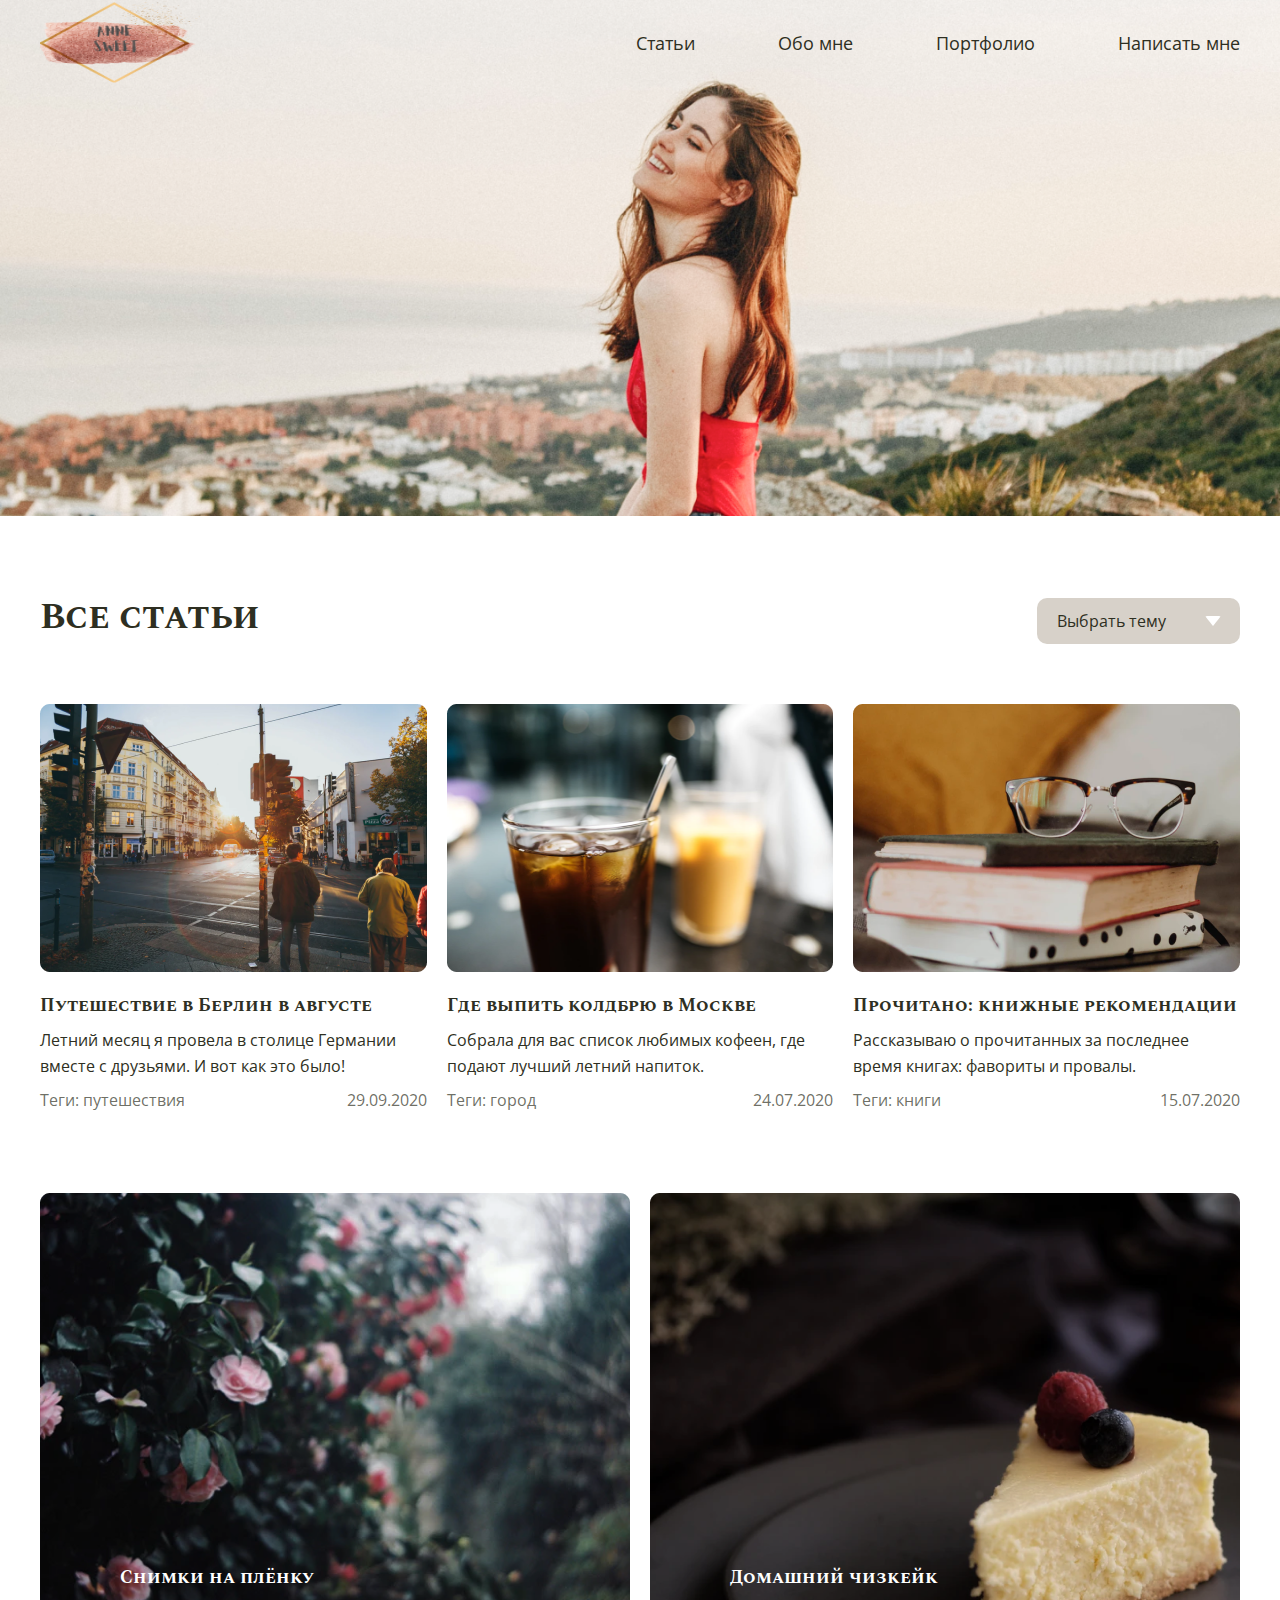
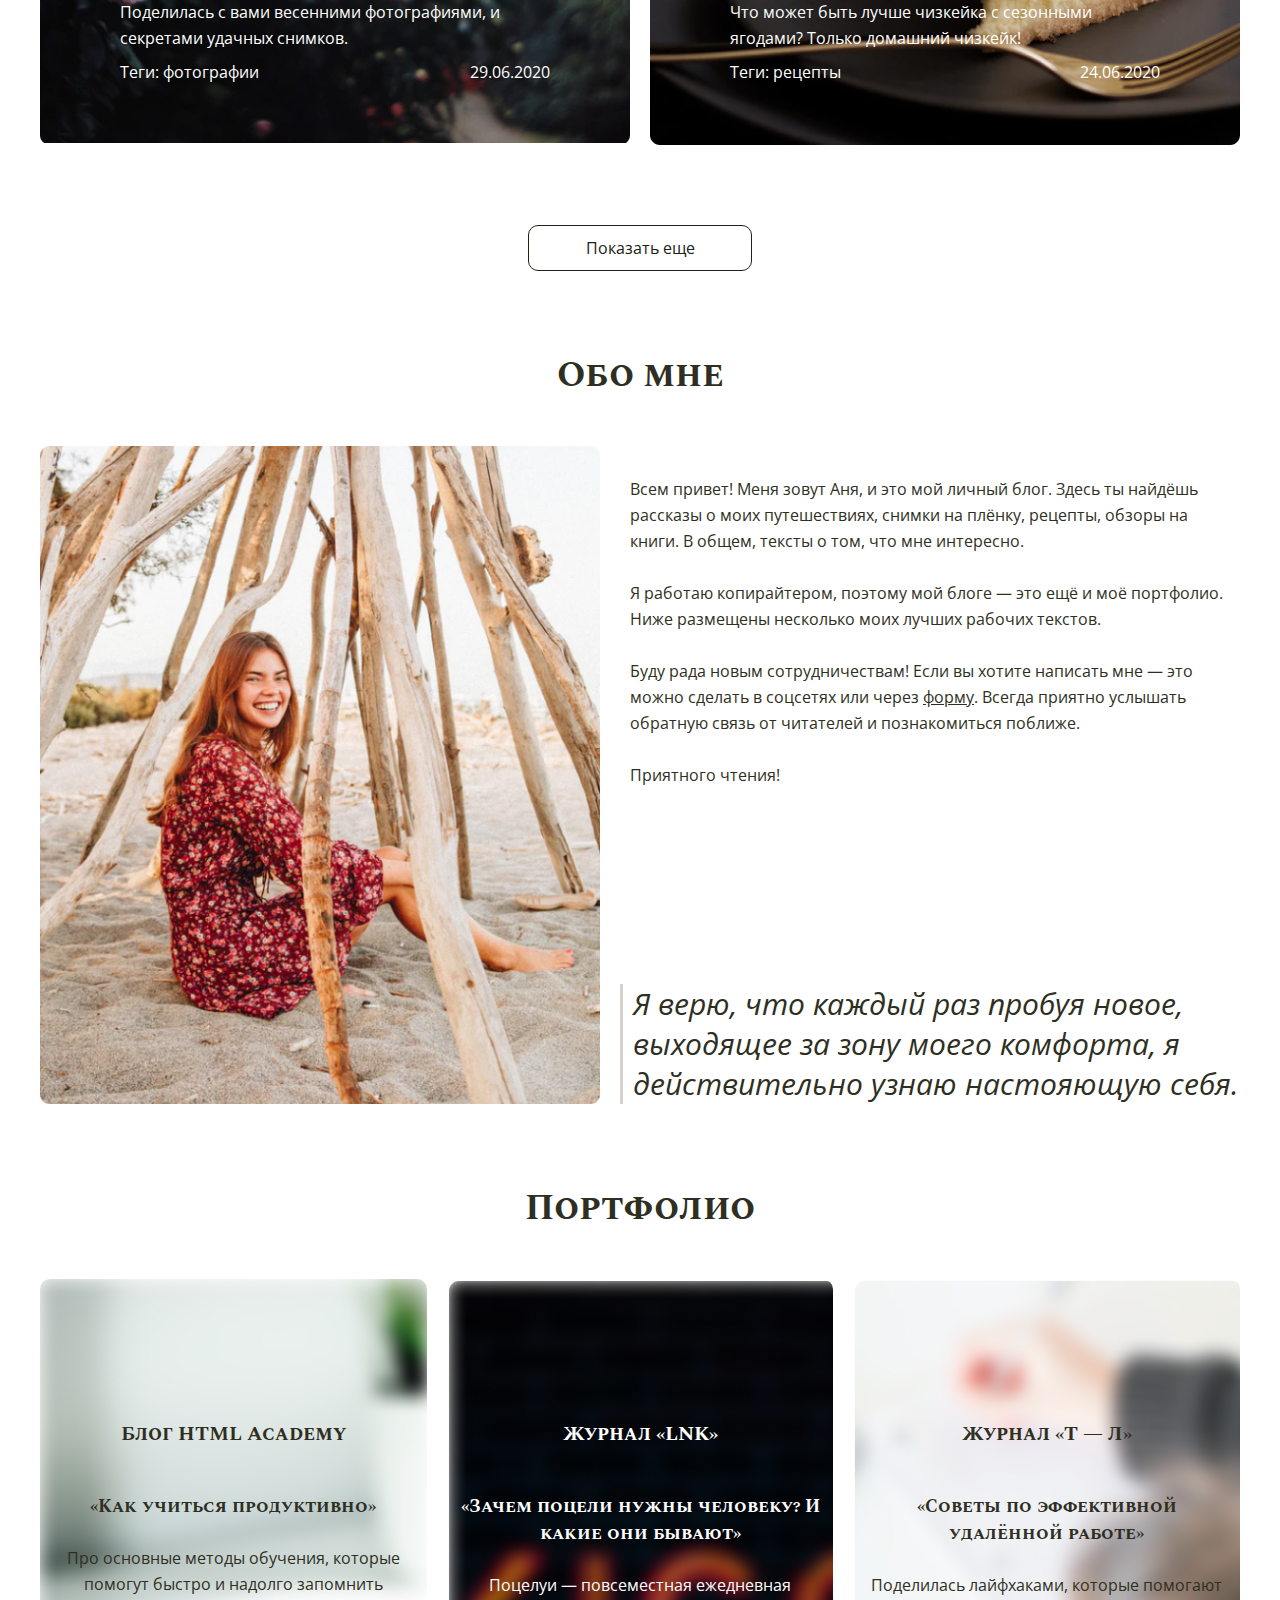
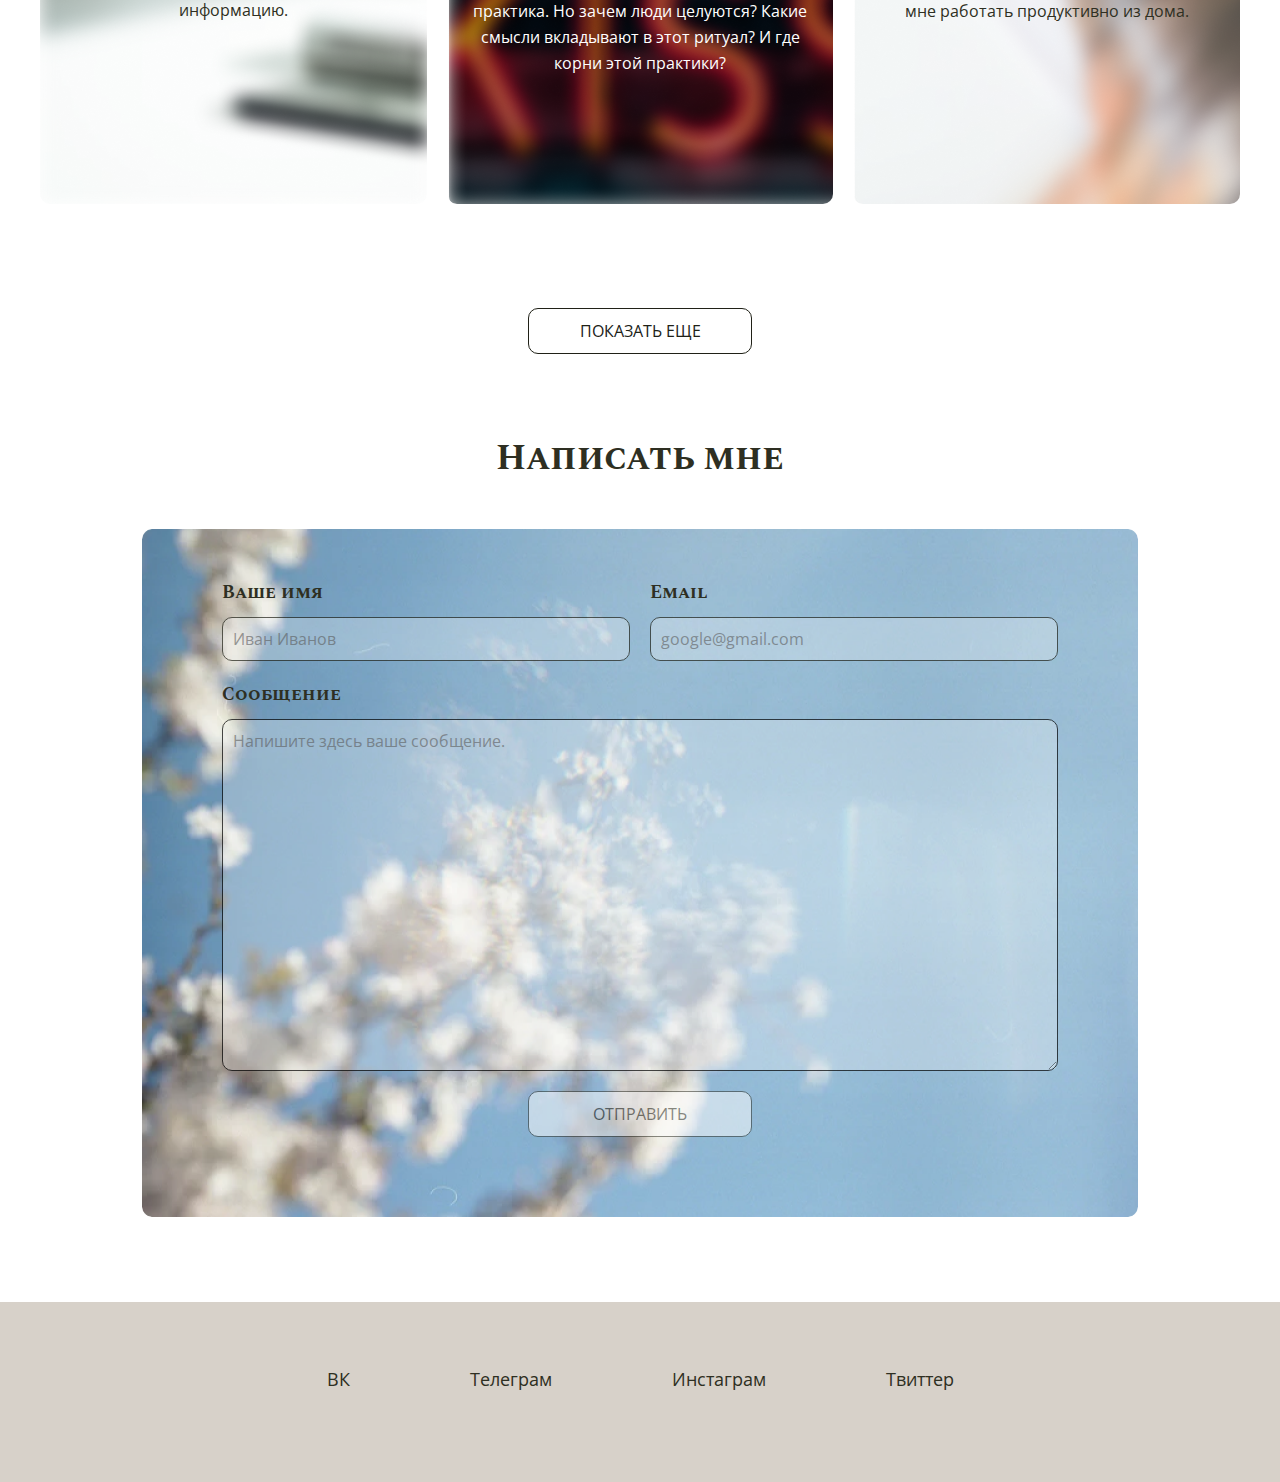
<file: index.html>
<!DOCTYPE html>
<html lang="en">

<head>
    <meta charset="UTF-8">
    <meta name="viewport" content="width=device-width, initial-scale=1.0">
    <title>Document</title>
    <link
        href="https://fonts.googleapis.com/css2?family=Open+Sans:ital,wght@0,300;0,400;0,600;0,700;0,800;1,300;1,400;1,600;1,700;1,800&display=swap"
        rel="stylesheet">
    <link
        href="https://fonts.googleapis.com/css2?family=Spectral+SC:ital,wght@0,200;0,300;0,400;0,500;0,600;0,700;0,800;1,200;1,300;1,400;1,500;1,600;1,700;1,800&display=swap"
        rel="stylesheet">
    <link
        href="https://fonts.googleapis.com/css2?family=Spectral+SC:ital,wght@0,200;0,300;0,400;0,500;0,600;0,700;0,800;1,200;1,300;1,400;1,500;1,600;1,700;1,800&display=swap"
        rel="stylesheet">
    <link rel="stylesheet" href="style.css">
</head>

<body>
    <div class="page">
        <div class="page__header">
            <header class="header">
                <a class="header__logo" href="/">
                    <img class="logo" src="images/logo.png" alt="logo ">
                </a>
                <div class="header__menu">
                    <nav class="nav">
                        <ul class="nav__list">
                            <li class="nav__item">
                                <a href="#all_articles" class="nav__link">Статьи</a>
                            </li>
                            <li class="nav__item">
                                <a href="#about_me" class="nav__link">Обо мне</a>
                            </li>
                            <li class="nav__item">
                                <a href="#portfolio" class="nav__link">Портфолио</a>
                            </li>
                            <li class="nav__item">
                                <a href="#write_me" class="nav__link">Написать мне</a>
                            </li>
                        </ul>
                    </nav>
                </div>
            </header>
            <div class="cover">
                <img src="images/cover.png" alt="main-cover">
            </div>
        </div>
        <main class="page__main">
            <section class="section__articles" id="all_articles">
                <div class="articles">
                    <div class="articles__header">
                        <h2 class="headline">Все статьи</h2>
                        <button class="articles__button">Выбрать тему</button>
                        <ul class="articles__submenu">
                            <li><a href="#" data-tag="travel">Путешествия</a></li>
                            <li><a href="#" data-tag="city">Город</a></li>
                            <li><a href="#" data-tag="book">Книги</a></li>
                            <li><a href="#" data-tag="photo">Фотографии</a></li>
                            <li><a href="#" data-tag="cook">Рецепты</a></li>
                            <li><a href="#" data-tag="all_articles">Все статьи</a></li>
                        </ul>
                    </div>
                    <div class="articles__body">
                        <ul class="articles__list">
                            <li class="articles__item" data-tag="travel">
                                <a href="article_list.html" class="card">
                                    <img src="images/card_1.png" alt="Путешествие в Берлин в августе" class="card__cover">
                                    <h3 class="card__name">Путешествие в Берлин в августе</h3>
                                    <p class="card__content">Летний месяц я провела в столице Германии вместе с
                                        друзьями. И вот как это было!</p>
                                    <div class="card__footer">
                                        <span class="card__tags">Теги: путешествия</span>
                                        <span class="card__date">29.09.2020</span>
                                    </div>
                                </a>
                            </li>
                            <li class="articles__item" data-tag="city">
                                <a href="article_list.html" class="card">
                                    <img src="images/card_2.png" alt="Где выпить колдбрю в Москве" class="card__cover">
                                    <h3 class="card__name">Где выпить колдбрю в Москве</h3>
                                    <p class="card__content">Собрала для вас список любимых кофеен,
                                        где подают лучший летний напиток.</p>
                                    <div class="card__footer">
                                        <span class="card__tags">Теги: город</span>
                                        <span class="card__date">24.07.2020</span>
                                    </div>
                                </a>
                            </li>
                            <li class="articles__item" data-tag="book">
                                <a href="article_list.html" class="card">
                                    <img src="images/card_3.png" alt="Прочитано: книжные рекомендации" class="card__cover">
                                    <h3 class="card__name">Прочитано: книжные рекомендации</h3>
                                    <p class="card__content">Рассказываю о прочитанных за последнее время книгах:
                                        фавориты и провалы.</p>
                                    <div class="card__footer">
                                        <span class="card__tags">Теги: книги</span>
                                        <span class="card__date">15.07.2020</span>
                                    </div>
                                </a>
                            </li>
                            <li class="articles__item" data-tag="photo">
                                <a href="article_list.html" class="card">
                                    <img src="images/card_4.png" alt="Снимки на плёнку" class="card__cover">
                                    <div class="card__content_under">
                                        <h3 class="card__name white_text">Снимки на плёнку</h3>
                                        <p class="card__content white_text">Поделилась с вами весенними фотографиями,
                                            и секретами удачных снимков.</p>
                                        <div class="card__footer">
                                            <span class="card__tags white_text">Теги: фотографии</span>
                                            <span class="card__date white_text">29.06.2020</span>
                                        </div>
                                    </div>
                                </a>
                            </li>
                            <li class="articles__item" data-tag="cook">
                                <a href="article_list.html" class="card">
                                    <img src="images/card_5.png" alt="Домашний чизкейк" class="card__cover">
                                    <div class="card__content_under">
                                        <h3 class="card__name white_text">Домашний чизкейк</h3>
                                        <p class="card__content white_text">Что может быть лучше чизкейка с сезонными
                                            ягодами? Только домашний чизкейк!</p>
                                        <div class="card__footer">
                                            <span class="card__tags white_text">Теги: рецепты</span>
                                            <span class="card__date white_text">24.06.2020</span>
                                        </div>
                                    </div>
                                </a>
                            </li>
                        </ul>
                    </div>
                    <div class="articles__footer">
                        <button class="button">Показать еще</button>
                    </div>
                </div>
            </section>
            <section class="section__info" id="about_me">
                <div class="info__header">
                    <h2 class="headline">Обо мне</h2>
                </div>
                <div class="info__body">
                    <img src="images/info_cover.png" alt="Всем привет! Меня зовут Аня, и это мой личный блог." class="info__cover">
                    <div class="info__content">
                        <p class="info__text">Всем привет! Меня зовут Аня, и это мой личный блог.
                            Здесь ты найдёшь рассказы о моих путешествиях, снимки
                            на плёнку, рецепты, обзоры на книги. В общем, тексты о том,
                            что мне интересно.
                            <br>
                            <br> Я работаю копирайтером, поэтому мой блоге — это ещё и моё
                            портфолио. Ниже размещены несколько моих лучших
                            рабочих текстов.
                            <br>
                            <br>
                            Буду рада новым сотрудничествам! Если вы хотите написать мне — это можно
                            сделать в соцсетях
                            или через <a href="#write_me" class="form">форму</a>. Всегда приятно услышать обратную связь
                            от читателей и познакомиться поближе.
                            <br>
                            <br> Приятного чтения!
                        </p>
                        <blockquote class="info__phrase">Я верю, что каждый раз пробуя новое,
                            выходящее за зону моего комфорта,
                            я действительно узнаю настояющую
                            себя.
                        </blockquote>
                    </div>
                </div>
            </section>
            <section class="section__portfolio" id="portfolio">
                <div class="portfolio__header">
                    <h2 class="headline">Портфолио</h2>
                </div>
                <div class="portfolio__body">
                    <ul class="portfolio__list  ">
                        <li class="portfolio__item blog_html">
                            <h4 class="portfolio__project ">Блог HTML Academy</h4>
                            <h5 class="card__name ">«Как учиться продуктивно»</h3>
                                <p class="card__content">Про основные методы обучения,
                                    которые помогут быстро и надолго
                                    запомнить информацию.</p>
                        </li>
                        <li class="portfolio__item magazine_lnk">
                            <h4 class="portfolio__project white_text">Журнал «LNK»</h4>
                            <h5 class="card__name white_text">«Зачем поцели нужны человеку?
                                И какие они бывают»</h3>
                                <p class="card__content white_text">Поцелуи — повсеместная ежедневная
                                    практика. Но зачем люди целуются?
                                    Какие смысли вкладывают в этот ритуал?
                                    И где корни этой практики?</p>
                        </li>
                        <li class="portfolio__item blog_tl">
                            <h4 class="portfolio__project">Журнал «Т — Л»</h4>
                            <h5 class="card__name">«Советы по эффективной
                                удалённой работе»</h3>
                                <p class="card__content">Поделилась лайфхаками, которые помогают
                                    мне работать продуктивно из дома. </p>
                        </li>
                    </ul>
                </div>
                <div class="portfolio__footer">
                    <button class="button">ПОКАЗАТЬ ЕЩЕ</button>
                </div>
            </section>
            <section class="section__feedback" id="write_me">
                <div class="feedback__header">
                    <h2 class="headline">Написать мне</h2>
                </div>
                <form action="" class="feedback__form">
                    <div class="feedback__rows">
                        <label for="name">
                            <span>Ваше имя</span>
                            <input type="text" id="name" class="name" placeholder="Иван Иванов" required>
                        </label>
                        <label for="email">
                            <span>Email</span>
                            <input type="email" id="email" class="email" placeholder="google@gmail.com" required>
                        </label>
                    </div>
                    <div class="feedback__rows">
                        <label for="message">
                            <span>Сообщение</span>
                            <textarea type="text" id="message" minlength="10" maxlength="200" rows="15" class="message"
                                placeholder="Напишите здесь ваше сообщение." required></textarea>
                        </label>
                    </div>
                    <div class="feedback__rows">
                        <button type="submit" class="button button_form" disabled>ОТПРАВИТЬ</button>
                    </div>
                </div>
            </section>
            <footer class="page__footer">
                <ul class="footer__social">
                    <li class="social vk"><a href="#" class="nav__link">ВК</a></li>
                    <li class="social telega"><a href="#" class="nav__link">Телеграм</a></li>
                    <li class="social insta"><a href="#" class="nav__link">Инстаграм</a></li>
                    <li class="social twitter"><a href="#" class="nav__link">Твиттер</a></li>
                </ul>
            </footer>
        </main>
    </div>
    <script src="index.js"></script>
</body>

</html>
</file>
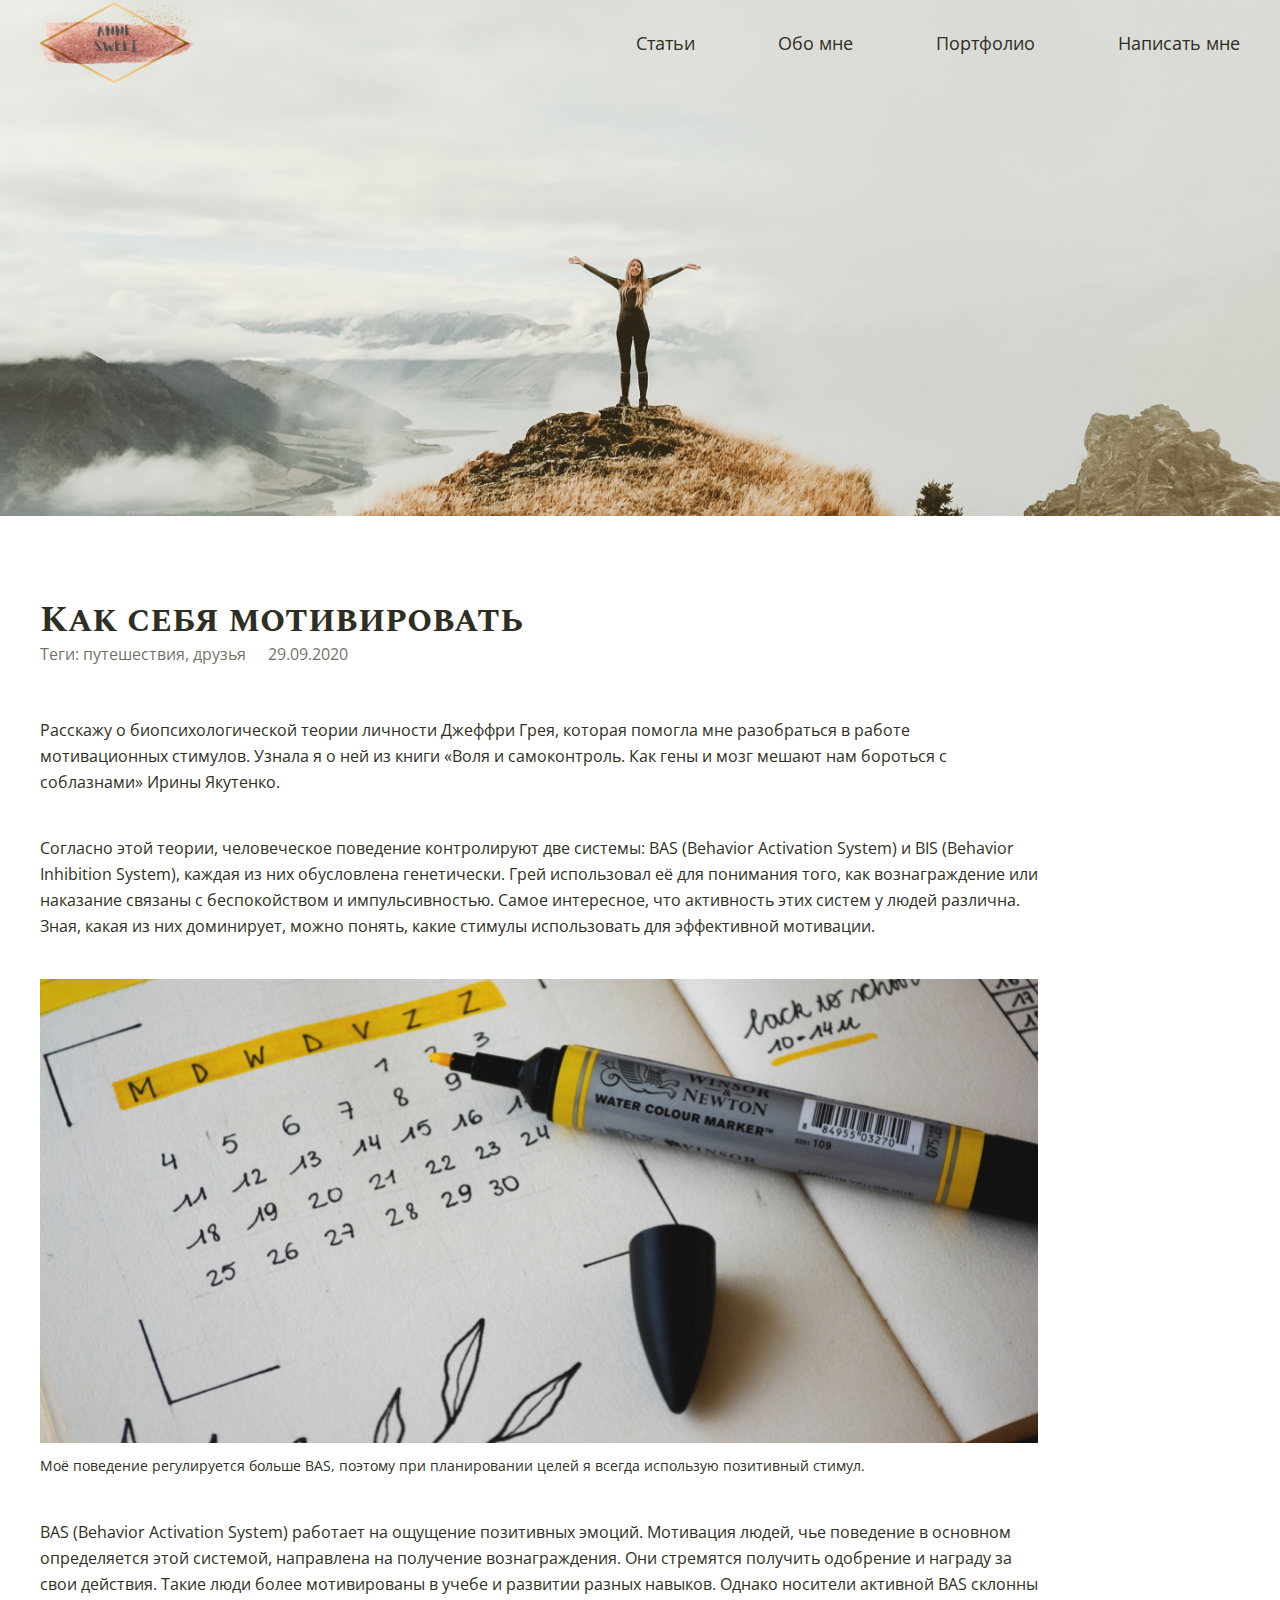
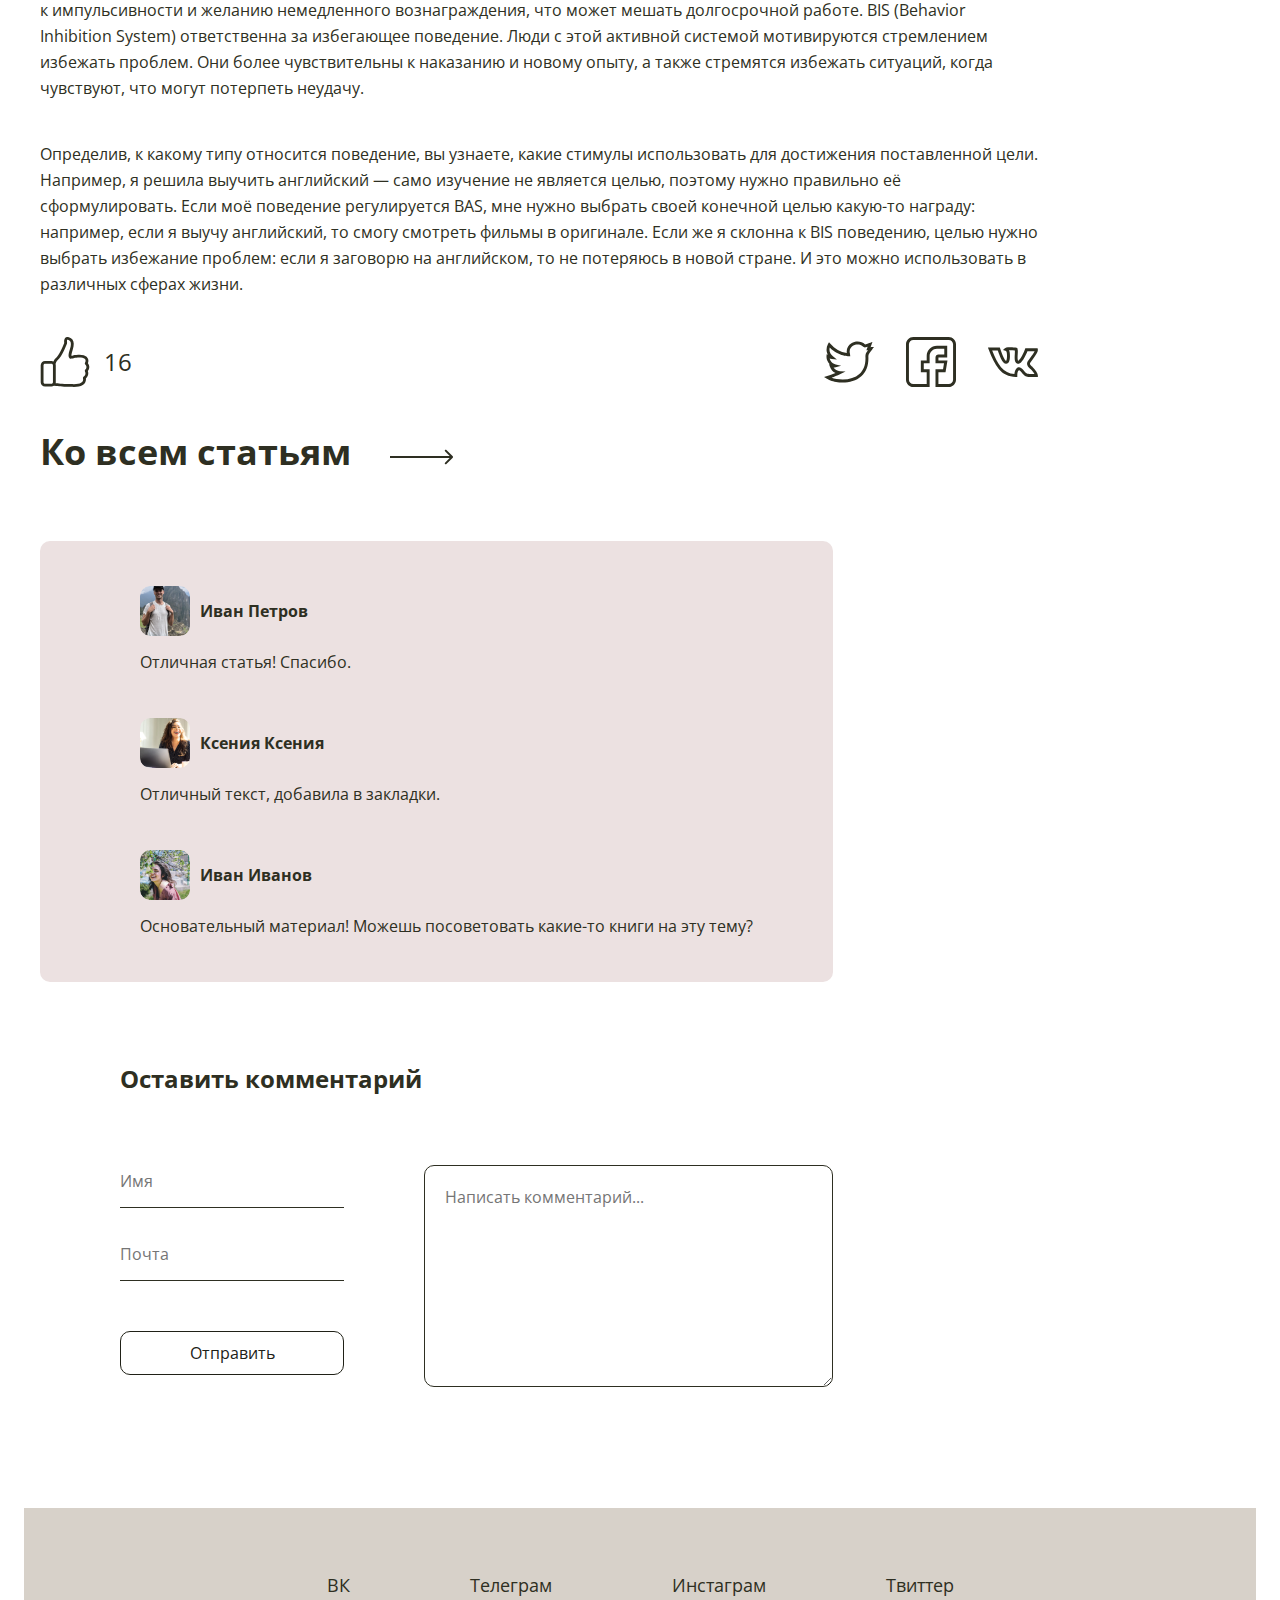
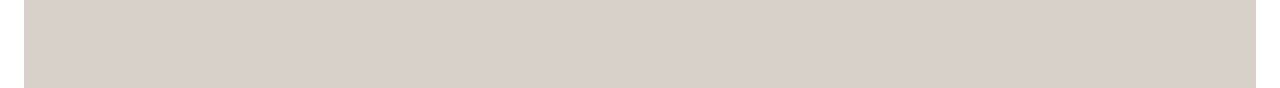
<file: article_list.html>
<!DOCTYPE html>
<html lang="en">

<head>
    <meta charset="UTF-8">
    <meta name="viewport" content="width=device-width, initial-scale=1.0">
    <title>Document</title>
    <link
        href="https://fonts.googleapis.com/css2?family=Open+Sans:ital,wght@0,300;0,400;0,600;0,700;0,800;1,300;1,400;1,600;1,700;1,800&display=swap"
        rel="stylesheet">
    <link
        href="https://fonts.googleapis.com/css2?family=Spectral+SC:ital,wght@0,200;0,300;0,400;0,500;0,600;0,700;0,800;1,200;1,300;1,400;1,500;1,600;1,700;1,800&display=swap"
        rel="stylesheet">
    <link
        href="https://fonts.googleapis.com/css2?family=Spectral+SC:ital,wght@0,200;0,300;0,400;0,500;0,600;0,700;0,800;1,200;1,300;1,400;1,500;1,600;1,700;1,800&display=swap"
        rel="stylesheet">
    <link rel="stylesheet" href="style.css">
</head>

<body>
    <div class="page">
        <div class="page__header">
            <header class="header">
                <a class="header__logo" href="/zaverstai">
                    <img class="logo" src="images/logo.png" alt="">
                </a>
                <div class="header__menu">
                    <nav class="nav">
                        <ul class="nav__list">
                            <li class="nav__item">
                                <a href="/zaverstai#all_articles" class="nav__link">Статьи</a>
                            </li>
                            <li class="nav__item">
                                <a href="/zaverstai#about_me" class="nav__link">Обо мне</a>
                            </li>
                            <li class="nav__item">
                                <a href="/zaverstai#portfolio" class="nav__link">Портфолио</a>
                            </li>
                            <li class="nav__item">
                                <a href="/zaverstai#write_me" class="nav__link">Написать мне</a>
                            </li>
                        </ul>
                    </nav>
                </div>
            </header>
            <div class="cover">
                <img src="images/cover_article_list.png" alt="">
            </div>
        </div>
        <main class="page__main">
            <section class="section__article-page">
                <div class="article-page">
                    <div class="article-page__header">
                        <h1 class="headline">Как себя мотивировать</h1>
                        <p>
                            <span class="card__tags">Теги: путешествия, друзья</span>
                            <span class="card__date">29.09.2020</span>
                        </p>
                    </div>
                    <div class="article-page_body">
                        <p class="article-page__content">
                            Расскажу о биопсихологической теории личности Джеффри Грея, которая помогла мне разобраться
                            в работе мотивационных стимулов. Узнала я о ней из книги «Воля и самоконтроль. Как гены и
                            мозг мешают нам бороться
                            с соблазнами» Ирины Якутенко.
                        </p>
                        <p class="article-page__content">
                            Согласно этой теории, человеческое поведение контролируют две системы: BAS (Behavior
                            Activation System) и BIS (Behavior Inhibition System), каждая из них обусловлена
                            генетически. Грей использовал её для понимания того, как вознаграждение или наказание
                            связаны с беспокойством и импульсивностью. Самое интересное, что активность этих систем у
                            людей различна. Зная, какая из них доминирует, можно понять, какие стимулы использовать для
                            эффективной мотивации.
                        </p>
                        <figure class="article-page__picture">
                            <img src="images/article-page-image.png"
                                alt="Моё поведение регулируется больше BAS, поэтому при планировании целей я всегда использую позитивный стимул."
                                class="article-page__image">
                            <figcaption> Моё поведение регулируется больше BAS, поэтому при планировании целей я всегда
                                использую
                                позитивный стимул.
                            </figcaption>
                        </figure>
                        <p class="article-page__content">
                            BAS (Behavior Activation System) работает на ощущение позитивных эмоций. Мотивация людей,
                            чье поведение в основном определяется этой системой, направлена на получение вознаграждения.
                            Они стремятся получить одобрение и награду
                            за свои действия. Такие люди более мотивированы в учебе и развитии разных навыков. Однако
                            носители активной BAS склонны к импульсивности и желанию немедленного вознаграждения, что
                            может мешать долгосрочной работе.
                            BIS (Behavior Inhibition System) ответственна за избегающее поведение. Люди с этой активной
                            системой мотивируются стремлением избежать проблем. Они более чувствительны к наказанию и
                            новому опыту, а также стремятся избежать ситуаций, когда чувствуют, что могут потерпеть
                            неудачу.
                        </p>
                        <p class="article-page__content">
                            Определив, к какому типу относится поведение, вы узнаете, какие стимулы использовать для
                            достижения поставленной цели. Например, я решила выучить английский — само изучение не
                            является целью, поэтому нужно правильно
                            её сформулировать. Если моё поведение регулируется BAS, мне нужно выбрать своей конечной
                            целью какую-то награду: например, если я выучу английский, то смогу смотреть фильмы в
                            оригинале. Если же я склонна к BIS поведению, целью нужно выбрать избежание проблем: если я
                            заговорю на английском, то не потеряюсь в новой стране. И это можно использовать в различных
                            сферах жизни.
                        </p>
                    </div>
                    <div class="article-page__social">
                        <button class="social_like">
                            <svg class="like" width="50" height="50" viewBox="0 0 50 50" fill="none"
                                xmlns="http://www.w3.org/2000/svg">
                                <path
                                    d="M47.8435 33.9921C48.8682 32.6851 49.3596 31.284 49.2968 29.8411C49.2341 28.2518 48.5231 27.0075 47.9376 26.2442C48.6172 24.5504 48.8786 21.8841 46.6097 19.8139C44.9472 18.2978 42.1241 17.6182 38.2136 17.8064C35.4637 17.9318 33.1634 18.4442 33.0693 18.4651H33.0589C32.5361 18.5592 31.9819 18.6742 31.4173 18.7997C31.3755 18.1305 31.4905 16.468 32.7243 12.7248C34.1881 8.2706 34.1045 4.86198 32.4524 2.5826C30.7168 0.188206 27.9459 0 27.1304 0C26.3462 0 25.6247 0.324132 25.1124 0.920117C23.9518 2.26892 24.0877 4.75742 24.2341 5.90757C22.8539 9.60895 18.9853 18.6847 15.7126 21.2045C15.6498 21.2463 15.5976 21.2986 15.5453 21.3509C14.5833 22.3651 13.9351 23.463 13.4959 24.4249C12.879 24.0903 12.1785 23.9021 11.4257 23.9021H5.04758C2.64273 23.9021 0.697937 25.8574 0.697937 28.2518V45.2426C0.697937 47.6474 2.65319 49.5922 5.04758 49.5922H11.4257C12.3562 49.5922 13.2241 49.2995 13.9351 48.7976L16.3922 49.0903C16.7686 49.1426 23.4604 49.9895 30.3299 49.8536C31.5741 49.9477 32.7452 50 33.8326 50C35.7042 50 37.3353 49.8536 38.6946 49.5609C41.8941 48.8812 44.0794 47.522 45.1877 45.5249C46.0346 43.9983 46.0346 42.4822 45.8987 41.5203C47.9794 39.6382 48.3454 37.5575 48.2722 36.0937C48.2304 35.2468 48.0421 34.5253 47.8435 33.9921ZM5.04758 46.7691C4.20066 46.7691 3.52102 46.079 3.52102 45.2426V28.2413C3.52102 27.3944 4.21111 26.7148 5.04758 26.7148H11.4257C12.2726 26.7148 12.9522 27.4049 12.9522 28.2413V45.2321C12.9522 46.079 12.2621 46.7587 11.4257 46.7587H5.04758V46.7691ZM45.1668 32.7687C44.7276 33.2288 44.644 33.9293 44.9786 34.473C44.9786 34.4835 45.4073 35.2154 45.4595 36.2192C45.5327 37.5889 44.874 38.8018 43.4938 39.8369C43.0024 40.2133 42.8037 40.8616 43.0129 41.4471C43.0129 41.4575 43.4625 42.8377 42.7306 44.1447C42.03 45.3994 40.4721 46.2986 38.1091 46.8005C36.2165 47.2083 33.6444 47.2815 30.4867 47.0305C30.4449 47.0305 30.3926 47.0305 30.3403 47.0305C23.6172 47.1769 16.8209 46.2986 16.7477 46.2882H16.7372L15.6812 46.1627C15.7439 45.8699 15.7753 45.5563 15.7753 45.2426V28.2413C15.7753 27.7917 15.7021 27.3526 15.5766 26.9448C15.7649 26.2442 16.2876 24.6863 17.5214 23.3584C22.2161 19.6361 26.8063 7.07863 27.0049 6.53492C27.0886 6.31535 27.1095 6.07486 27.0677 5.83438C26.8899 4.66332 26.9526 3.23087 27.2036 2.80217C27.7577 2.81263 29.2529 2.96947 30.1521 4.21372C31.2186 5.688 31.1768 8.32288 30.0267 11.8151C28.2701 17.1372 28.1237 19.9394 29.5143 21.1731C30.2044 21.79 31.1245 21.8214 31.7937 21.5809C32.4315 21.4345 33.038 21.3091 33.613 21.215C33.6549 21.2045 33.7071 21.1941 33.749 21.1836C36.9589 20.4831 42.7096 20.0544 44.7067 21.8737C46.4006 23.4212 45.1981 25.4705 45.0622 25.6901C44.6754 26.2756 44.7904 27.0389 45.3132 27.5094C45.3236 27.5199 46.4215 28.555 46.4738 29.9456C46.5156 30.8762 46.0764 31.8277 45.1668 32.7687Z"
                                    fill="#2E2F22" />
                            </svg>
                            <span class="like-counter">16</span>
                        </button>
                        <div class="social-logo">
                            <a class="tw" href="">
                                <svg width="50" height="42" viewBox="0 0 50 42" fill="none"
                                    xmlns="http://www.w3.org/2000/svg">
                                    <path
                                        d="M50 6.05512C46.8548 6.20008 46.9234 6.18826 46.5679 6.21801L48.4306 0.898417C48.4306 0.898417 42.6163 3.03732 41.1423 3.41993C37.2711 -0.0594536 31.517 -0.213186 27.4033 2.3152C24.0345 4.38619 22.2263 7.94264 22.8294 12.0995C16.2731 11.1897 10.7491 8.08187 6.38771 2.84277L5.00832 1.18604L3.97758 3.0789C2.67487 5.47071 2.24228 8.20547 2.75917 10.7792C2.97127 11.8352 3.33176 12.8422 3.8311 13.7852L2.64778 13.3267L2.5074 15.3039C2.36511 17.3123 3.03383 19.6568 4.29649 21.5748C4.65202 22.115 5.10979 22.7082 5.69 23.2934L5.07851 23.1995L5.82466 25.4651C6.80542 28.4417 8.84247 30.7446 11.4861 32.0248C8.8459 33.1452 6.7131 33.8601 3.2074 35.0133L0 36.0676L2.96249 37.6874C4.09203 38.305 8.08334 40.3676 12.027 40.9863C20.7931 42.3611 30.6629 41.2415 37.3074 35.2574C42.9039 30.217 44.7403 23.0473 44.3588 15.5861C44.3012 14.4566 44.6106 13.3786 45.2301 12.5512C46.471 10.8944 49.9924 6.06619 50 6.05512ZM42.8875 10.7964C41.8587 12.1701 41.3433 13.9245 41.4356 15.7357C41.8205 23.2617 39.7728 29.0982 35.3489 33.0823C30.1811 37.7366 21.8456 39.5634 12.4805 38.0944C10.7845 37.8285 9.03168 37.233 7.58095 36.6383C10.5202 35.627 12.7899 34.7256 16.4555 32.9907L21.5725 30.5687L15.9229 30.2071C13.2168 30.0339 10.9634 28.7224 9.57832 26.5931C10.3138 26.5503 11.0229 26.4313 11.729 26.2345L17.1173 24.7338L11.684 23.4032C9.04388 22.7566 7.53899 21.177 6.74133 19.9654C6.21757 19.1693 5.8754 18.3537 5.67017 17.6018C6.2149 17.7479 6.85005 17.8521 7.8743 17.9535L12.9032 18.451L8.91876 15.3428C6.04782 13.1035 4.89731 9.73936 5.74074 6.50526C14.7007 15.7986 25.2209 15.1002 26.2798 15.3458C26.0467 13.0818 26.0406 13.0765 25.9796 12.8609C24.6235 8.067 27.5955 5.63284 28.936 4.80886C31.736 3.08805 36.1805 2.82865 39.2589 5.66374C39.9239 6.27561 40.823 6.51632 41.6645 6.30728C42.4198 6.11959 43.0397 5.92085 43.6466 5.70455L42.3832 9.31249L43.996 9.31364C43.6916 9.72181 43.3266 10.2105 42.8875 10.7964Z"
                                        fill="#2E2F22" />
                                </svg>
                            </a>
                            <a class="fb" href="">
                                <svg width="50" height="50" viewBox="0 0 50 50" fill="none"
                                    xmlns="http://www.w3.org/2000/svg">
                                    <path
                                        d="M7.32422 50H23.6328V32.2266H17.7734V26.3672H23.6328V19.043C23.6328 15.0043 26.9184 11.7188 30.957 11.7188H38.2812V17.5781H32.4219C30.8064 17.5781 29.4922 18.8923 29.4922 20.5078V26.3672H38.0169L37.0403 32.2266H29.4922V50H42.6758C46.7144 50 50 46.7144 50 42.6758V7.32422C50 3.2856 46.7144 0 42.6758 0H7.32422C3.2856 0 0 3.2856 0 7.32422V42.6758C0 46.7144 3.2856 50 7.32422 50ZM2.92969 7.32422C2.92969 4.90112 4.90112 2.92969 7.32422 2.92969H42.6758C45.0989 2.92969 47.0703 4.90112 47.0703 7.32422V42.6758C47.0703 45.0989 45.0989 47.0703 42.6758 47.0703H32.4219V35.1562H39.5222L41.4753 23.4375H32.4219V20.5078H41.2109V8.78906H30.957C25.3029 8.78906 20.7031 13.3888 20.7031 19.043V23.4375H14.8438V35.1562H20.7031V47.0703H7.32422C4.90112 47.0703 2.92969 45.0989 2.92969 42.6758V7.32422Z"
                                        fill="#2E2F22" />
                                </svg>
                            </a>
                            <a class="vk" href="">
                                <svg width="50" height="50" viewBox="0 0 50 50" fill="none"
                                    xmlns="http://www.w3.org/2000/svg">
                                    <g clip-path="url(#clip0)">
                                        <path
                                            d="M44.5058 29.8928L44.4787 29.8676C44.0518 29.4736 42.7441 28.201 42.3032 27.6448C41.7855 26.9509 41.9049 26.4962 42.2929 25.8149C42.7831 24.9539 43.7653 23.6332 44.8048 22.2348C48.1343 17.7571 50.2839 14.6572 49.8414 12.4554L49.603 11.2793L37.307 11.2847C37.2639 11.4006 36.6223 14.2193 33.9146 19.019C31.9512 22.4991 30.6634 23.5924 30.2098 23.7854L30.1396 23.7641C29.992 23.5817 29.7341 23.0896 29.628 21.8213C29.5174 20.4926 29.6155 18.8839 29.7104 17.3283C29.8215 15.5041 29.9172 13.9286 29.6879 12.8014L29.3145 10.965C28.8632 10.8929 27.2111 10.2555 22.6078 10.207C18.6226 10.1662 17.4519 10.7418 16.877 11.2492L14.9754 12.9273L17.379 13.736C18.2938 14.0438 18.5974 14.399 18.8465 16.1595C19.0091 17.3069 19.0941 19.2353 18.9186 20.9568C18.6665 23.4253 18.0619 23.8846 18.0306 23.909C17.9264 23.8736 17.0433 23.4871 15.5102 20.2458C14.4467 17.9978 13.5144 15.3385 12.833 13.3969C12.0533 11.1733 12.1937 11.6467 11.7981 10.5961L-0.0976562 10.5957L0.672151 12.587C3.88146 20.8966 6.82603 27.3858 10.7666 32.0466C15.1203 37.196 20.5311 39.8923 27.8195 39.8923H29.2843V38.4274C29.2843 37.058 29.3976 36.0719 29.6406 35.3242C29.789 34.8687 29.9862 34.4922 30.1934 34.0974C30.5009 33.516 30.8015 33.2669 30.9655 33.2299C31.1143 33.1959 31.3759 33.305 31.6659 33.5213C32.4982 34.142 33.1589 34.9576 33.8586 35.8212C34.8679 37.0675 35.9116 38.3557 37.5676 39.1991C38.4724 39.66 40.1311 39.8927 41.0439 39.8927C41.2854 39.8927 49.8918 39.8923 49.9024 39.8923L49.8395 38.3672C49.7457 36.0867 47.9508 33.2352 44.5058 29.8928ZM41.1008 36.9626H41.0771C40.4477 36.9729 39.2464 36.7665 38.897 36.5887C37.7961 36.028 37.0267 35.0777 36.1352 33.9776C35.3528 33.0113 34.5437 32.0122 33.4172 31.1726C32.5062 30.4932 31.6788 30.2945 31.0219 30.2945C30.7595 30.2945 30.5237 30.3261 30.3216 30.3719C29.559 30.5436 28.4684 31.0921 27.6013 32.7321C27.3568 33.1986 27.0794 33.727 26.8548 34.4182C26.6194 35.1414 26.4729 35.9452 26.4031 36.9229C20.9107 36.6109 16.6249 34.438 13.0039 30.1552C9.63747 26.1731 6.98892 20.6032 4.18397 13.5243C4.38691 13.5243 9.47229 13.525 9.77251 13.525C9.86444 13.7833 9.96363 14.0663 10.0689 14.3662C10.8032 16.4608 11.8092 19.3291 12.9944 21.7751C14.6916 25.2778 16.2415 26.8399 18.0195 26.8399C18.9072 26.8399 19.7033 26.4638 20.3217 25.7515C21.2033 24.7365 21.7152 23.061 21.8869 20.6292C22.0223 18.7115 21.8964 16.8015 21.7476 15.749C21.6248 14.8831 21.4497 13.974 21.0225 13.1596C22.8432 13.0776 25.2812 13.2073 26.8258 13.4289C26.9661 14.1934 26.8746 15.696 26.7861 17.1498C26.5721 20.6616 26.3512 24.2856 28.2101 25.9812C28.537 26.2795 28.8838 26.4393 28.8937 26.4458L29.8398 26.7361C30.2048 26.6236 32.3193 27.6963 36.3232 20.7089C37.6061 18.47 38.8005 15.8902 39.4437 14.2052C40.9352 14.2021 46.0168 14.2079 46.6138 14.2086C45.7681 16.0698 43.7638 18.7245 42.4538 20.4865C41.3117 22.0223 40.3256 23.3487 39.7469 24.3649C38.6719 26.2528 38.8528 27.9355 39.9724 29.4198L39.9899 29.4427C40.6148 30.238 42.1578 31.7105 42.4779 32.0073C44.7965 34.2583 45.9138 35.8754 46.4456 36.9622H41.1008V36.9626Z"
                                            fill="#2E2F22" />
                                    </g>
                                    <defs>
                                        <clipPath id="clip0">
                                            <rect width="50" height="49.9024" fill="white" />
                                        </clipPath>
                                    </defs>
                                </svg>
                            </a>
                        </div>
                    </div>
                    <div class="article-page__footer">
                        <a href="/zaverstai" class="article-page__back-all-articles">
                            <span>Ко всем статьям </span>
                            <svg width="64" height="16" viewBox="0 0 64 16" fill="none"
                                xmlns="http://www.w3.org/2000/svg">
                                <path
                                    d="M62.7796 8.70711C63.1702 8.31658 63.1702 7.68342 62.7796 7.29289L56.4157 0.928932C56.0252 0.538408 55.392 0.538408 55.0015 0.928932C54.6109 1.31946 54.6109 1.95262 55.0015 2.34315L60.6583 8L55.0015 13.6569C54.6109 14.0474 54.6109 14.6805 55.0015 15.0711C55.392 15.4616 56.0252 15.4616 56.4157 15.0711L62.7796 8.70711ZM0 9H62.0725V7H0V9Z"
                                    fill="#2E2F22" />
                            </svg>
                        </a>
                    </div>
                </div>
            </section>

            <section class="section__comments-block">
                <div class="comments-block">
                    <ul class="comments-list">
                        <li class="comments-row">
                            <div class="comments-row__commentate">
                                <img src="images/commentate_1.png" alt="Иван Петров" class="commentate-avatar">
                                <span class="commentate-name">Иван Петров</span>
                            </div>
                            <div class="comment-text">Отличная статья! Спасибо.</div>
                        </li>
                        <li class="comments-row">
                            <div class="comments-row__commentate">
                                <img src="images/commentate_2.png" alt="Ксения Ксения" class="commentate-avatar">
                                <span class="commentate-name">Ксения Ксения</span>
                            </div>
                            <div class="comment-text">Отличный текст, добавила в закладки.</div>
                        </li>
                        <li class="comments-row">
                            <div class="comments-row__commentate">
                                <img src="images/commentate_3.png" alt="Иван Иванов" class="commentate-avatar">
                                <span class="commentate-name">Иван Иванов</span>
                            </div>
                            <div class="comment-text">Основательный материал! Можешь посоветовать какие-то книги на эту
                                тему?</div>
                        </li>
                    </ul>

                    <div class="comments-block__comments-form">
                        <div class="comment-on">Оставить комментарий</div>
                        <form action="" class="comments-form">
                            <div class="comments-form__rows">
                                <label class="">
                                    <input type="text" class="comments-form_name" placeholder="Имя" required>
                                </label>
                                <label class="">
                                    <input type="text" class="comments-form_email" placeholder="Почта">
                                </label>
                                <button class="comments-form_button" type="submit">Отправить</button>
                            </div>
                            <div class="comments-form__rows">
                                <label class="">
                                    <textarea type="text" rows="8" cols="45" minlength="10" maxlength="200"
                                        class="comments-form_message" placeholder="Написать комментарий..."
                                        required></textarea>
                                </label>
                            </div>
                        </form>
                    </div>
                </div>
            </section>

            <footer class="page__footer">
                <ul class="footer__social">
                    <li class="social vk"><a href="#" class="nav__link">ВК</a></li>
                    <li class="social telega"><a href="#" class="nav__link">Телеграм</a></li>
                    <li class="social insta"><a href="#" class="nav__link">Инстаграм</a></li>
                    <li class="social twitter"><a href="#" class="nav__link">Твиттер</a></li>
                </ul>
            </footer>
        </main>
    </div>
    <script src="like_counter.js"></script>
    <script src="comments.js"></script>
</body>

</html>
</file>
<file: style.css>
* {
    margin: 0;
    padding: 0;
    box-sizing: border-box;
}

.page {
    max-width: 1440px;
    background-color: #FFFFFF;
    margin: 0 auto;
}

.page__header {
    position: relative;
}

.header {
    display: flex;
    justify-content: space-between;
    margin: 0 auto;
    max-width: 1248px;
    width: 100%;
    position: absolute;
    left: 0;
    right: 0;
    padding: 0 24px;
}

.logo {
    width: 160px;
    height: 83px;
}

.nav {
    display: flex;
    height: 100%;
}

.nav__list {
    display: flex;
    list-style: none;
    align-items: center;
}

.nav__item {
    margin-left: 83px;
}

.nav__link {
    text-decoration: none;
    font-family: Open Sans;
    font-style: normal;
    font-weight: normal;
    font-size: 18px;
    line-height: 25px;
    color: #2E2F22;
    white-space: nowrap;
}

.nav__link:hover {
    text-decoration: underline;
}

.cover {
    width: 100%;
    height: auto;
}

.cover img {
    width: 100%;
    height: auto;
    vertical-align: top;
    min-height: 300px;
    object-fit: cover;
}

.page__main {
    padding: 0 24px;
}

.section__articles {
    padding: 82px 0 85px;
    max-width: 1200px;
    width: 100%;
    margin: 0 auto;
}

.articles {
    display: flex;
    flex-direction: column;
}

.articles__header {
    display: flex;
    width: 100%;
    justify-content: space-between;
    margin-bottom: 60px;
    position: relative;
}

.headline {
    font-family: Spectral SC;
    font-style: normal;
    font-weight: bold;
    font-size: 36px;
    line-height: 40px;
    color: #2E2F22;
}

.articles__button {
    position: relative;
    background: #D7D1C9;
    border-radius: 10px;
    width: 203px;
    height: 46px;
    border: none;
    font-family: Open Sans;
    font-style: normal;
    font-weight: normal;
    font-size: 16px;
    line-height: 22px;
    color: #2E2F22;
    text-align: left;
    padding: 0 20px;
    cursor: pointer;
}

.articles__button::after {
    content: '';
    position: absolute;
    border-radius: 2px;
    border: 8px solid transparent;
    border-top: 10px solid white;
    top: 18px;
    right: 19px;
}

.articles__button:hover~.articles__submenu {
    display: block;
}

.articles__submenu {
    position: absolute;
    right: 0;
    top: 37px;
    background: #D7D1C9;
    border-bottom-left-radius: 10px;
    border-bottom-right-radius: 10px;
    z-index: 1;
    width: 203px;
    display: none;
    padding-top: 10px;
}

.articles__submenu:hover {
    display: block;
}

.articles__submenu li {
    list-style: none;
    padding: 10px 20px;
}

.articles__submenu a {
    text-decoration: none;
    font-family: Open Sans;
    font-style: normal;
    font-weight: normal;
    font-size: 16px;
    line-height: 22px;
    color: #2E2F22;
    text-align: left;
}

.articles__submenu a:hover {
    text-decoration: underline;
}

.articles__body {
    width: 100%;
}

.articles__list {
    flex-wrap: wrap;
    gap: 20px;
    display: flex;
    width: 100%;
}

.articles__item {
    width: calc((100% / 3) - 40px);
    list-style: none;
    flex-grow: 1;
    margin-bottom: 60px;
    max-width: 50%;
}

.articles__item.hidden {
    display: none;
}

.card {
    display: flex;
    flex-direction: column;
    position: relative;
    text-decoration: none;
}

.card__cover {
    width: 100%;
    height: auto;
    margin-bottom: 20px;
}

.card__name {
    font-family: Spectral SC;
    font-style: normal;
    font-weight: bold;
    font-size: 18px;
    line-height: 27px;
    color: #2E2F22;
}

.card__content {
    font-family: Open Sans;
    font-style: normal;
    font-weight: normal;
    font-size: 16px;
    line-height: 26px;
    color: #2E2F22;
    margin: 8px 0px;
}

.card__footer {
    display: flex;
    justify-content: space-between;
    margin-top: auto;
}

.card__tags, .card__date {
    font-family: Open Sans;
    font-style: normal;
    font-weight: normal;
    font-size: 16px;
    line-height: 26px;
    color: rgba(46, 47, 34, 0.7);
}

.card__content_under {
    position: absolute;
    bottom: 0;
    left: 0;
    padding: 0 80px 80px;
}

.white_text {
    color: rgba(255, 255, 255, 1) !important;
}

.card__tags.white_text, .card__date.white_text {
    color: rgba(255, 255, 255, 0.7);
}

.articles__footer {
    display: flex;
    justify-content: center;
    padding-top: 0px;
}

.button {
    border: 1px solid #202117;
    box-sizing: border-box;
    border-radius: 10px;
    font-family: Open Sans;
    font-style: normal;
    font-weight: normal;
    font-size: 16px;
    line-height: 22px;
    color: #202117;
    width: 224px;
    height: 46px;
    background-color: #FFFFFF;
    cursor: pointer;
}

.button[disabled] {
    opacity: 0.5;
}

.section__info {
    padding: 0px 0 85px;
    max-width: 1200px;
    width: 100%;
    margin: 0 auto;
}

.info__header {
    display: flex;
    justify-content: center;
    margin-bottom: 50px;
}

.info__body {
    display: flex;
    margin: 0;
}

.info__cover {
    height: 100%;
    margin-right: 20px;
    width: calc((100% / 2) - 40px);
}

.info__content {
    display: flex;
    flex-direction: column;
    justify-content: space-between;
}

.info__text, .form {
    padding-top: 30px;
    font-family: Open Sans;
    font-style: normal;
    font-weight: normal;
    font-size: 16px;
    line-height: 26px;
    color: #2E2F22;
}

.info__text {
    margin-left: 10px;
}

.info__phrase {
    font-family: Open Sans;
    font-style: italic;
    font-weight: normal;
    font-size: 30px;
    line-height: 40px;
    color: #2E2F22;
    border-left: 3px solid #D7D1C9;
    padding-left: 10px;
}

.section__portfolio {
    padding: 0px 0 85px;
    max-width: 1200px;
    width: 100%;
    margin: 0 auto;
}

.portfolio__header {
    display: flex;
    justify-content: center;
    margin-bottom: 50px;
}

.portfolio__list {
    display: flex;
    gap: 20px;
    list-style: none;
}

.portfolio__item {
    width: calc((100% / 3) - 40px);
    flex-grow: 1;
    border-radius: 10px;
    height: 525px;
    display: flex;
    flex-direction: column;
    align-items: center;
    padding: 140px 10px 0px;
    text-align: center;
}

.blog_html {
    background-image: url(images/bg_i_1.png);
}

.magazine_lnk {
    background-image: url(images/bg_i_2.png);
}

.blog_tl {
    background-image: url(images/bg_i_3.png);
}

.portfolio__project {
    font-family: Spectral SC;
    font-style: normal;
    font-weight: bold;
    font-size: 20px;
    line-height: 30px;
    color: #2E2F22;
    margin-bottom: 44px;
}

.portfolio__item .card__name {
    margin-bottom: 17px;
}

.portfolio__footer {
    display: flex;
    justify-content: center;
    padding-top: 104px;
}

.section__feedback {
    padding: 0px 0 85px;
    max-width: 996px;
    width: 100%;
    margin: 0 auto;
}

.feedback__header {
    display: flex;
    justify-content: center;
    margin-bottom: 50px;
}

.feedback__form {
    background-image: url(images/bg_i_feedback.png);
    background-repeat: round;
    width: 100%;
    border-radius: 10px;
}

.feedback__form {
    padding: 50px 80px 60px;
    font-family: Spectral SC;
    font-style: normal;
    font-weight: bold;
    font-size: 18px;
    line-height: 28px;
    color: #2E2F22;
    display: flex;
    flex-direction: column;
}

.feedback__rows {
    display: flex;
    width: 100%;
    gap: 20px;
    margin-bottom: 20px;
    flex-wrap: wrap;
}

.feedback__form label {
    display: flex;
    min-width: 200px;
    width: calc((100% / 2) - 20px);
    flex-direction: column;
    flex-grow: 1;
}

.feedback__form input {
    background: rgba(255, 255, 255, 0.4);
    border: 1px solid #202117;
    border-radius: 10px;
    width: 100%;
}

.feedback__form span {
    margin-bottom: 10px;
}

.feedback__form textarea {
    padding: 10px;
    background: rgba(255, 255, 255, 0.4);
    border: 1px solid #000000;
    box-sizing: border-box;
    border-radius: 10px;
    width: 100%;
}

.feedback__form .button_form {
    margin: 0 auto;
}

.name, .email, .message {
    font-family: Open Sans;
    font-style: normal;
    font-weight: normal;
    font-size: 16px;
    line-height: 22px;
    color: #202117;
    opacity: 0.7;
    padding: 10px;
}

.error {
    color: red !important;
}

.feedback__footer {
    display: flex;
    justify-content: center;
}

.page__footer {
    background-color: #D7D1C9;
    width: 100%;
    padding-top: 65px;
    padding-bottom: 90px;
    padding-right: 24px;
    padding-left: 24px;
}

.footer__social {
    display: flex;
    list-style: none;
    justify-content: center;
    gap: 120px;
}

/*ВТОРАЯ СТРАНИЦА*/

.section__article-page {
    padding: 85px 0 0;
    max-width: 1200px;
    width: 100%;
    margin: 0 auto;
}

.article-page {
    max-width: 998px;
}

.article-page__header {
    margin-bottom: 50px;
}

.article-page__header .card__tags {
    margin-right: 18px;
}

.article-page__content {
    margin-bottom: 40px;
    font-family: Open Sans;
    font-style: normal;
    font-weight: normal;
    font-size: 16px;
    line-height: 26px;
    color: #2E2F22;
}

figcaption {
    font-family: Open Sans;
    font-style: normal;
    font-weight: normal;
    font-size: 14px;
    line-height: 26px;
    color: #2E2F22;
    margin: 10px 0 40px 0;
}

.article-page__back-all-articles {
    font-family: Open Sans;
    font-style: normal;
    font-weight: bold;
    font-size: 36px;
    line-height: 49px;
    color: #2E2F22;
    text-decoration: none;
}

.article-page__picture {
    width: 100%;
}

.article-page__picture img {
    vertical-align: top;
    width: 100%;
}

.article-page__back-all-articles span {
    margin-right: 30px;
}

.article-page__back-all-articles svg {
    transition: all .2s ease-in;
}

.article-page__back-all-articles:hover svg {
    transform: translateX(20px);
}

.article-page__social {
    display: flex;
    justify-content: space-between;
    margin-bottom: 40px;
}

.like {}

.social_like.scale svg {
    transform: scale(1.5);
    transition: 200ms;
}

.social_like.rotate svg {
    transform: scale(1.5)  rotate(180deg);
    transition: all 200ms;
}

.social_like {
    display: flex;
    align-items: center;
    background: none;
    border: none;
    outline: none;
    cursor: pointer;
}

.social-logo {
    display: flex;
    align-items: center;
}

.social-logo a {
    margin-left: 32px;
    display: flex;
    align-items: center;
}

.like-counter {
    font-family: Open Sans;
    font-style: normal;
    font-weight: normal;
    font-size: 24px;
    line-height: 26px;
    color: #2E2F22;
    margin-left: 14px;
}

.like-counter.plus {
    color: green;
}



.section__comments-block {
    padding: 65px 0 121px 0;
    max-width: 1200px;
    width: 100%;
    margin: 0 auto;
}

.comments-block {
    max-width: 793px;;
}

.comments-list {
    padding: 45px 20px 45px 100px;
    background: #ECE1E1;
    border-radius: 10px;
    list-style: none;
}

.comments-row {
    margin-bottom: 45px;
    display: flex;
    flex-direction: column;
}

.comments-row:last-child {
    margin-bottom: 0;
}

.comments-row__commentate {
    margin-bottom: 15px;
    display: flex;
    align-items: center;
}

.commentate-name {
    font-family: Open Sans;
    font-style: normal;
    font-weight: bold;
    font-size: 16px;
    line-height: 22px;
    color: #2E2F22;
    margin-left: 10px;
}
.commentate-avatar {
    width: 50px;
    height: 50px;
border-radius: 10px;

}
.comment-text {
    font-family: Open Sans;
    font-style: normal;
    font-weight: normal;
    font-size: 16px;
    line-height: 22px;
    color: #2E2F22;
}

.comments-block__comments-form {
    padding: 80px 0 0 80px;
}

.comment-on {
    font-family: Open Sans;
    font-style: normal;
    font-weight: bold;
    font-size: 24px;
    line-height: 33px;
    color: #2E2F22;
    margin-bottom: 70px;
}

.comments-form {
    display: flex;
    gap: 80px;
}

.comments-form__rows {
    display: flex;
    flex-direction: column;
}

.comments-form_message {
    width: 100%;
    height: 100%;
    border: 1px solid #2E2F22;
    box-sizing: border-box;
    border-radius: 10px;
    padding: 20px;
    font-family: Open Sans;
    font-style: normal;
    font-weight: normal;
    font-size: 16px;
    line-height: 22px;
    color: #2E2F22;
}

.comments-form_name, .comments-form_email {
    border: none;
    border-bottom: 1px solid #2E2F22;
    padding: 5px 0 15px 0;
    margin-bottom: 30px;
    width: 100%;
    outline: none;
    font-family: Open Sans;
    font-style: normal;
    font-weight: normal;
    font-size: 16px;
    line-height: 22px;
    color: #2E2F22;
}
.comments-form_button {
    margin-top: 20px;
    border: 1px solid #202117;
    box-sizing: border-box;
    border-radius: 10px;
    background-color: #FFFFFF;
    width: 224px;
    padding: 10px 0;
    font-family: Open Sans;
    font-style: normal;
    font-weight: normal;
    font-size: 16px;
    line-height: 22px;
    color: #202117;
    cursor: pointer;
}

.comments-form_button[disabled] {
    opacity: 0.5;
}
</file>
